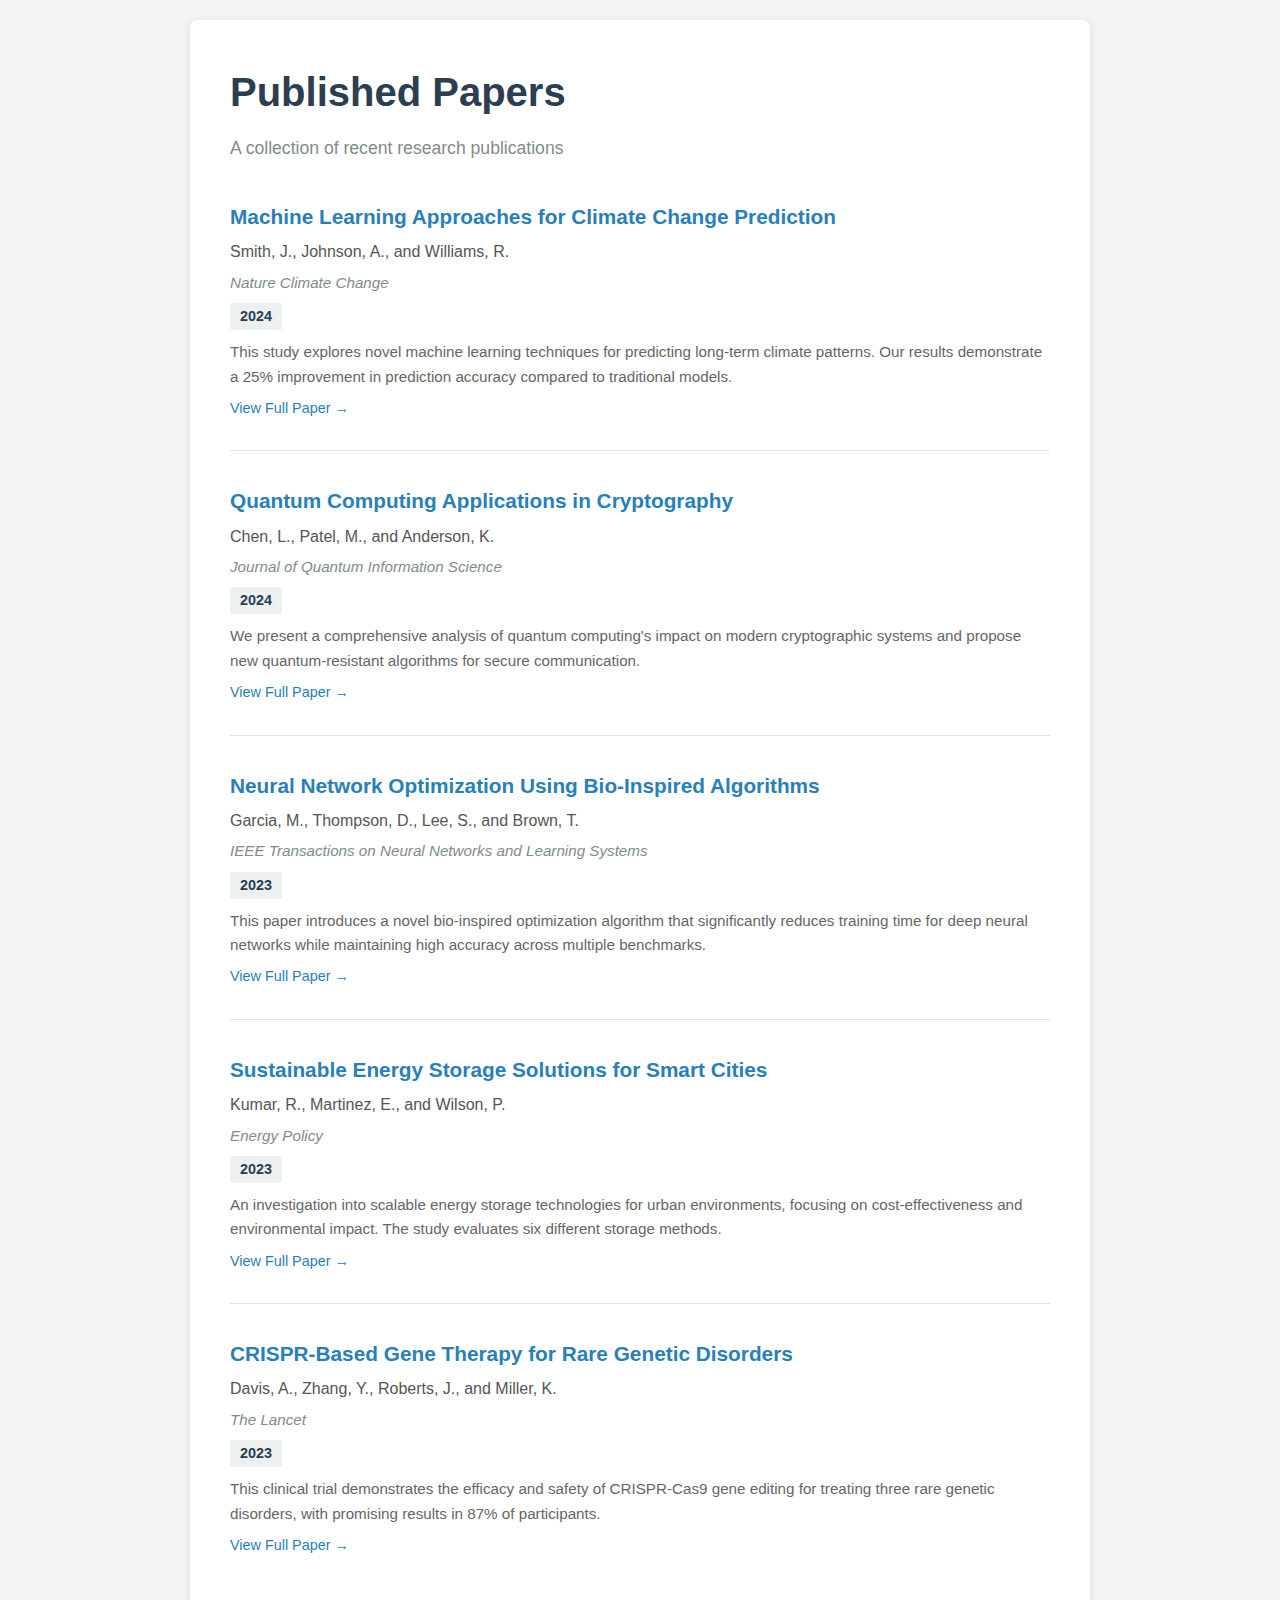
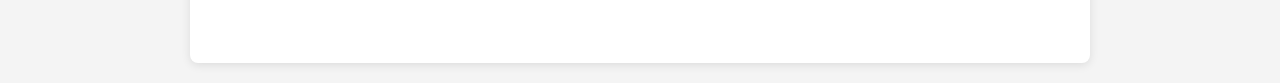
<file: test.html>
<!DOCTYPE html>
<html lang="en">
<head>
    <meta charset="UTF-8">
    <meta name="viewport" content="width=device-width, initial-scale=1.0">
    <title>Published Papers</title>
    <style>
        * {
            margin: 0;
            padding: 0;
            box-sizing: border-box;
        }

        body {
            font-family: 'Segoe UI', Tahoma, Geneva, Verdana, sans-serif;
            line-height: 1.6;
            background-color: #f4f4f4;
            padding: 20px;
        }

        .container {
            max-width: 900px;
            margin: 0 auto;
            background-color: white;
            padding: 40px;
            border-radius: 8px;
            box-shadow: 0 2px 10px rgba(0,0,0,0.1);
        }

        h1 {
            color: #2c3e50;
            margin-bottom: 10px;
            font-size: 2.5em;
        }

        .subtitle {
            color: #7f8c8d;
            margin-bottom: 40px;
            font-size: 1.1em;
        }

        .paper {
            margin-bottom: 35px;
            padding-bottom: 30px;
            border-bottom: 1px solid #e0e0e0;
        }

        .paper:last-child {
            border-bottom: none;
        }

        .paper-title {
            color: #2980b9;
            font-size: 1.3em;
            font-weight: 600;
            margin-bottom: 8px;
            line-height: 1.4;
        }

        .paper-title:hover {
            color: #3498db;
            cursor: pointer;
        }

        .authors {
            color: #555;
            font-size: 1em;
            margin-bottom: 6px;
        }

        .publication-info {
            color: #7f8c8d;
            font-size: 0.95em;
            font-style: italic;
            margin-bottom: 8px;
        }

        .year {
            display: inline-block;
            background-color: #ecf0f1;
            color: #2c3e50;
            padding: 2px 10px;
            border-radius: 3px;
            font-size: 0.9em;
            font-weight: 600;
        }

        .abstract {
            color: #666;
            font-size: 0.95em;
            margin-top: 10px;
            line-height: 1.6;
        }

        .link {
            color: #2980b9;
            text-decoration: none;
            font-size: 0.9em;
            margin-top: 8px;
            display: inline-block;
        }

        .link:hover {
            text-decoration: underline;
        }
    </style>
</head>
<body>
    <div class="container">
        <h1>Published Papers</h1>
        <p class="subtitle">A collection of recent research publications</p>

        <div class="paper">
            <div class="paper-title">Machine Learning Approaches for Climate Change Prediction</div>
            <div class="authors">Smith, J., Johnson, A., and Williams, R.</div>
            <div class="publication-info">Nature Climate Change</div>
            <span class="year">2024</span>
            <p class="abstract">
                This study explores novel machine learning techniques for predicting long-term climate patterns. 
                Our results demonstrate a 25% improvement in prediction accuracy compared to traditional models.
            </p>
            <a href="#" class="link">View Full Paper →</a>
        </div>

        <div class="paper">
            <div class="paper-title">Quantum Computing Applications in Cryptography</div>
            <div class="authors">Chen, L., Patel, M., and Anderson, K.</div>
            <div class="publication-info">Journal of Quantum Information Science</div>
            <span class="year">2024</span>
            <p class="abstract">
                We present a comprehensive analysis of quantum computing's impact on modern cryptographic systems 
                and propose new quantum-resistant algorithms for secure communication.
            </p>
            <a href="#" class="link">View Full Paper →</a>
        </div>

        <div class="paper">
            <div class="paper-title">Neural Network Optimization Using Bio-Inspired Algorithms</div>
            <div class="authors">Garcia, M., Thompson, D., Lee, S., and Brown, T.</div>
            <div class="publication-info">IEEE Transactions on Neural Networks and Learning Systems</div>
            <span class="year">2023</span>
            <p class="abstract">
                This paper introduces a novel bio-inspired optimization algorithm that significantly reduces 
                training time for deep neural networks while maintaining high accuracy across multiple benchmarks.
            </p>
            <a href="#" class="link">View Full Paper →</a>
        </div>

        <div class="paper">
            <div class="paper-title">Sustainable Energy Storage Solutions for Smart Cities</div>
            <div class="authors">Kumar, R., Martinez, E., and Wilson, P.</div>
            <div class="publication-info">Energy Policy</div>
            <span class="year">2023</span>
            <p class="abstract">
                An investigation into scalable energy storage technologies for urban environments, focusing on 
                cost-effectiveness and environmental impact. The study evaluates six different storage methods.
            </p>
            <a href="#" class="link">View Full Paper →</a>
        </div>

        <div class="paper">
            <div class="paper-title">CRISPR-Based Gene Therapy for Rare Genetic Disorders</div>
            <div class="authors">Davis, A., Zhang, Y., Roberts, J., and Miller, K.</div>
            <div class="publication-info">The Lancet</div>
            <span class="year">2023</span>
            <p class="abstract">
                This clinical trial demonstrates the efficacy and safety of CRISPR-Cas9 gene editing for treating 
                three rare genetic disorders, with promising results in 87% of participants.
            </p>
            <a href="#" class="link">View Full Paper →</a>
        </div>
    </div>
</body>
</html>
</file>
